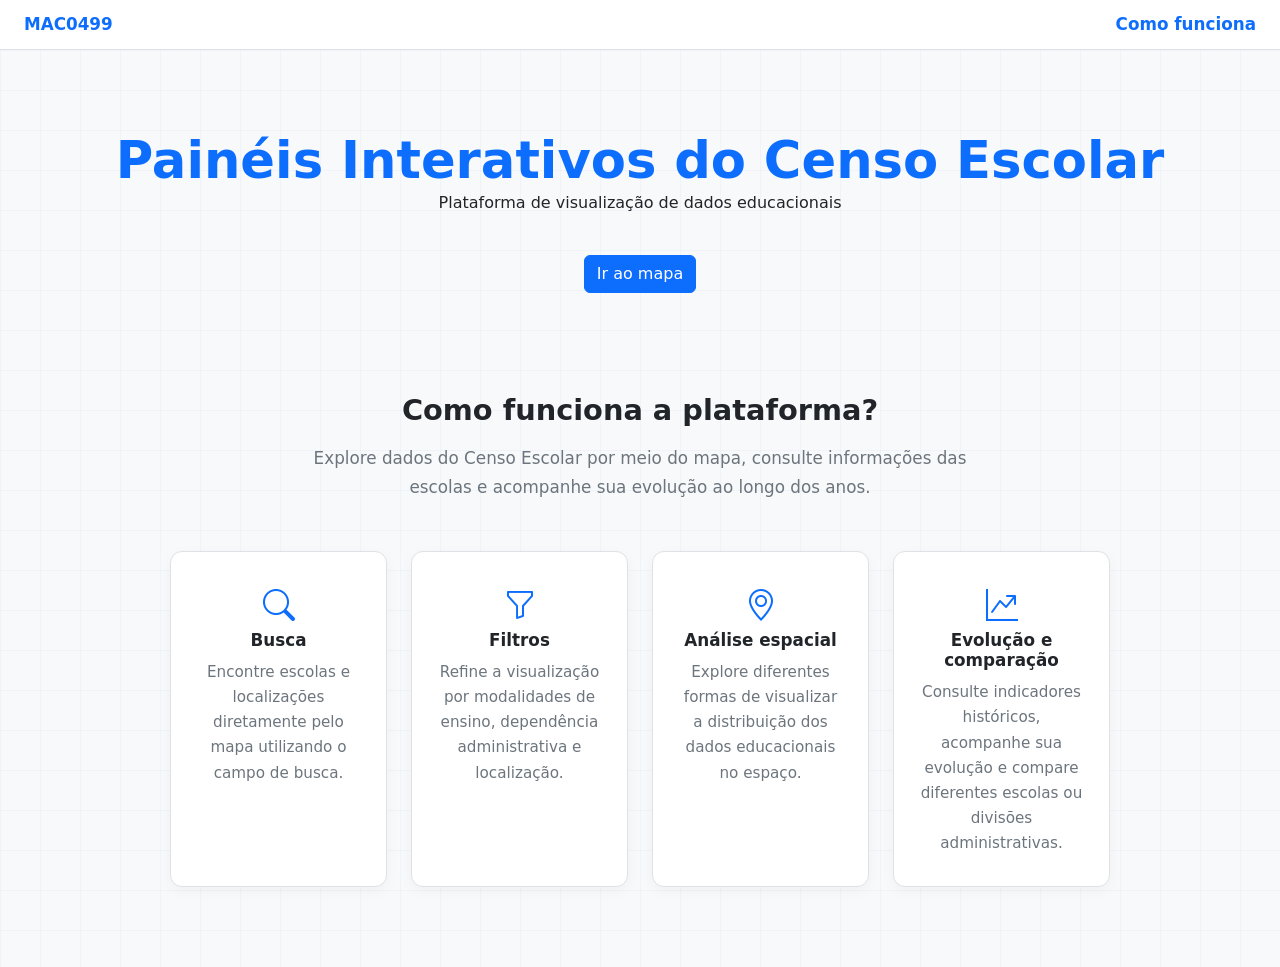
<file: templates/home.html>
<!DOCTYPE html>
<html lang="pt-BR">
<head>
    <meta charset="UTF-8">
    <meta
        name="viewport"
        content="width=device-width, initial-scale=1.0">
    <title>MAC0499</title>
    <link
        href="https://cdn.jsdelivr.net/npm/bootstrap@5.3.0/dist/css/bootstrap.min.css"
        rel="stylesheet">
    <link
        rel="stylesheet"
        href="https://cdn.jsdelivr.net/npm/bootstrap-icons@1.10.5/font/bootstrap-icons.css">
    <link
        rel="stylesheet"
        href="/static/css/details.css">
    <link
        rel="stylesheet"
        href="/static/css/plataform.css">
    <link
        rel="stylesheet"
        href="/static/css/home.css">
</head>
<body>
    <header class="platform-header">
        <a href="/" class="platform-header-brand">
            MAC0499
        </a>
        <nav class="platform-header-nav">
            <a
                href="/como-funciona"
                class="platform-header-link">
                Como funciona
            </a>
        </nav>
    </header>
    <main class="home-page">
        <div class="home-content">
            <h1 class="home-title">
                Painéis Interativos do Censo Escolar
            </h1>
            <p class="home-subtitle">
                Plataforma de visualização de dados educacionais
            </p>
            <a
                href="/mapa"
                class="btn btn-primary home-map-button">
                Ir ao mapa
            </a>
            <section class="home-features">
                <h2 class="home-features-title">
                    Como funciona a plataforma?
                </h2>
                <p class="home-features-intro">
                    Explore dados do Censo Escolar por meio do mapa,
                    consulte informações das escolas e acompanhe sua
                    evolução ao longo dos anos.
                </p>
                <div class="row g-4 justify-content-center">
                    <div class="col-md-6 col-lg-3">
                        <div class="home-feature">
                            <i class="bi bi-search home-feature-icon"></i>
                            <h3 class="home-feature-title">
                                Busca
                            </h3>
                            <p class="home-feature-text">
                                Encontre escolas e localizações diretamente
                                pelo mapa utilizando o campo de busca.
                            </p>
                        </div>
                    </div>
                    <div class="col-md-6 col-lg-3">
                        <div class="home-feature">
                            <i class="bi bi-funnel home-feature-icon"></i>
                            <h3 class="home-feature-title">
                                Filtros
                            </h3>
                            <p class="home-feature-text">
                                Refine a visualização por modalidades de
                                ensino, dependência administrativa e localização.
                            </p>
                        </div>
                    </div>
                    <div class="col-md-6 col-lg-3">
                        <div class="home-feature">
                            <i class="bi bi-geo-alt home-feature-icon"></i>
                            <h3 class="home-feature-title">
                                Análise espacial
                            </h3>
                            <p class="home-feature-text">
                                Explore diferentes formas de visualizar
                                a distribuição dos dados educacionais no espaço.
                            </p>
                        </div>
                    </div>
                    <div class="col-md-6 col-lg-3">
                        <div class="home-feature">
                            <i class="bi bi-graph-up-arrow home-feature-icon"></i>
                            <h3 class="home-feature-title">
                                Evolução e comparação
                            </h3>
                            <p class="home-feature-text">
                                Consulte indicadores históricos, acompanhe
                                sua evolução e compare diferentes escolas
                                ou divisões administrativas.
                            </p>
                        </div>
                    </div>
                </div>
            </section>
        </div>
    </main>
</body>
</html>
</file>
<file: static/css/details.css>
body {
    background-color: #f4f6f9;
}

.main-container {
    max-width: 900px;
}

.nav-tabs .nav-link {
    cursor: pointer;
    color: #495057;
    font-size: 1.1rem;
    border: none;
    padding: 12px 20px;
}

.nav-tabs .nav-link:hover {
    color: #0d6efd;
    background-color: transparent;
}

.nav-tabs .nav-link.active {
    color: #0d6efd;
    font-weight: bold;
    border-bottom: 3px solid #0d6efd;
    background-color: transparent;
}

.tab-hidden {
    display: none;
}

.large-icon {
    font-size: 2.5rem;
}

#metabasePlayer {
    opacity: 1;
}

#subCategoryButtons button{
    min-width:160px;
}
</file>
<file: static/css/plataform.css>
.platform-header {
    width: 100%;
    height: 50px;
    flex: 0 0 50px;
    display: flex;
    align-items: center;
    background-color: #ffffff;
    border-bottom: 1px solid #dee2e6;
}


.platform-header-brand {
    display: inline-flex;
    align-items: center;
    height: 100%;
    margin-left: 24px;
    color: #0d6efd;
    text-decoration: none;
    font-weight: 700;
    font-size: 1.05rem;
}


.platform-header-brand:hover {
    color: #0a58ca;
}


.platform-header-nav {
    display: flex;
    align-items: center;
    height: 100%;
    margin-left: auto;
    margin-right: 24px;
}


.platform-header-link {
    display: inline-flex;
    align-items: center;
    height: 100%;
    color: #0d6efd;
    text-decoration: none;
    font-size: 1.05rem;
    font-weight: 700;
}


.platform-header-link:hover {
    color: #0a58ca;
}
</file>
<file: static/css/home.css>
.home-page {
    min-height: calc(100vh - 50px);
    display: flex;
    justify-content: flex-start;
    align-items: center;
    padding: 80px 24px 80px;
    position: relative;
    overflow-y: auto;
    overflow-x: hidden;
    background-color: #f8f9fa;
    background-image:
        linear-gradient(
            rgba(13, 110, 253, 0.035) 1px,
            transparent 1px
        ),
        linear-gradient(
            90deg,
            rgba(13, 110, 253, 0.035) 1px,
            transparent 1px
        );
    background-size: 40px 40px;
}

.home-title {
    margin: 0;
    color: #0d6efd;
    font-size: clamp(2rem, 4vw, 3.2rem);
    font-weight: 700;
    line-height: 1.2;
}

.home-content {
    width: 100%;
    max-width: 1100px;
    margin: 0 auto;
    text-align: center;
}

.home-features {
    width: 100%;
    max-width: 1000px;
    margin: 100px auto 0;
    padding: 0 30px;
    text-align: center;
}

.home-features-title {
    margin: 0;
    color: #212529;
    font-size: 1.8rem;
    font-weight: 600;
}

.home-features-intro {
    width: 100%;
    max-width: 700px;
    margin: 16px auto 50px;
    color: #6c757d;
    font-size: 1.05rem;
    line-height: 1.7;
}

.home-feature {
    height: 100%;
    padding: 30px 24px;
    background-color: #ffffff;
    border: 1px solid #dee2e6;
    border-radius: 12px;
    box-shadow:
        0 4px 14px rgba(0, 0, 0, 0.04);
    text-align: center;
}

.home-feature-icon {
    margin-bottom: 18px;
    color: #0d6efd;
    font-size: 2rem;
}

.home-feature-title {
    margin-bottom: 10px;
    color: #212529;
    font-size: 1.05rem;
    font-weight: 600;
}

.home-feature-text {
    margin: 0;
    color: #6c757d;
    font-size: 0.95rem;
    line-height: 1.6;
}

.home-feature-text {
    margin: 0;
    color: #6c757d;
    font-size: 0.95rem;
    line-height: 1.65;
}

.home-map-button {
    margin-top: 24px;
}
</file>
